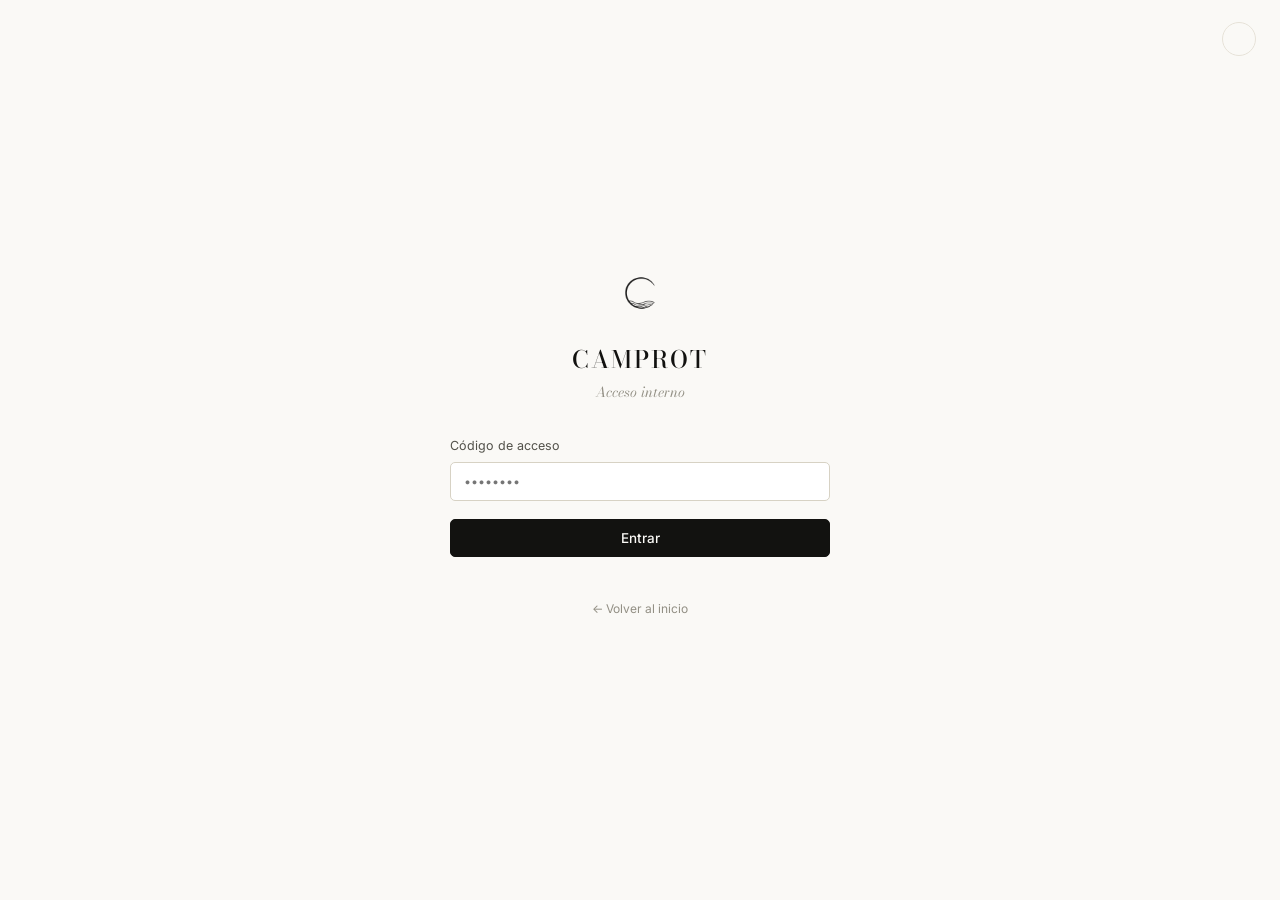
<file: Interno/index.html>
<!DOCTYPE html>
<html lang="es">
<head>
    <link rel="icon" type="image/png" sizes="32x32" href="/favicon-32x32.png">
    <link rel="icon" type="image/png" sizes="16x16" href="/favicon-16x16.png">
    <link rel="shortcut icon" href="/favicon.png">
    <link rel="apple-touch-icon" href="/apple-touch-icon.png">
<meta charset="UTF-8">
<meta name="viewport" content="width=device-width, initial-scale=1.0">
<title>Acceso interno — CAMPROT</title>
<link rel="stylesheet" href="assets/style.css">
<script src="assets/config.js"></script>
<script>
  // Set the theme before first paint to avoid a light/dark flash.
  (function(){
    var saved = localStorage.getItem("camprot-theme");
    var dark = window.matchMedia("(prefers-color-scheme: dark)").matches;
    document.documentElement.setAttribute("data-theme", saved || (dark ? "dark" : "light"));
  })();
</script>
</head>
<body>

  <div class="theme-corner">
    <button class="icon-btn" id="themeToggle" aria-label="Cambiar tema"></button>
  </div>

  <div class="login-shell">
    <div class="login-card" id="loginCard">
      <img src="assets/logo-mark.png" alt="Camprot">
      <h1>CAMPROT</h1>
      <p class="tag">Acceso interno</p>

      <form id="accessForm">
        <label>Código de acceso
          <input type="password" id="accessCode" autocomplete="off" placeholder="••••••••" required>
        </label>
        <button type="submit" class="btn">Entrar</button>
      </form>

      <p class="login-msg" id="loginMsg"></p>
      <p class="login-hint"><a href="../index.html">← Volver al inicio</a></p>
    </div>
  </div>

<script type="module">
  import { initTheme, hasAccess, grantAccess } from "./assets/app.js";

  initTheme();
  if (hasAccess()) window.location.href = "comparar.html";

  const form = document.getElementById("accessForm");
  const card = document.getElementById("loginCard");
  const msg = document.getElementById("loginMsg");
  const input = document.getElementById("accessCode");

  form.addEventListener("submit", (e) => {
    e.preventDefault();
    const code = input.value.trim();

    if (grantAccess(code)) {
      window.location.href = "comparar.html";
      return;
    }

    msg.textContent = "Código incorrecto. Inténtalo de nuevo.";
    card.classList.remove("shake");
    void card.offsetWidth; // reflow to restart the animation
    card.classList.add("shake");
    input.select();
  });
</script>
</body>
</html>
</file>
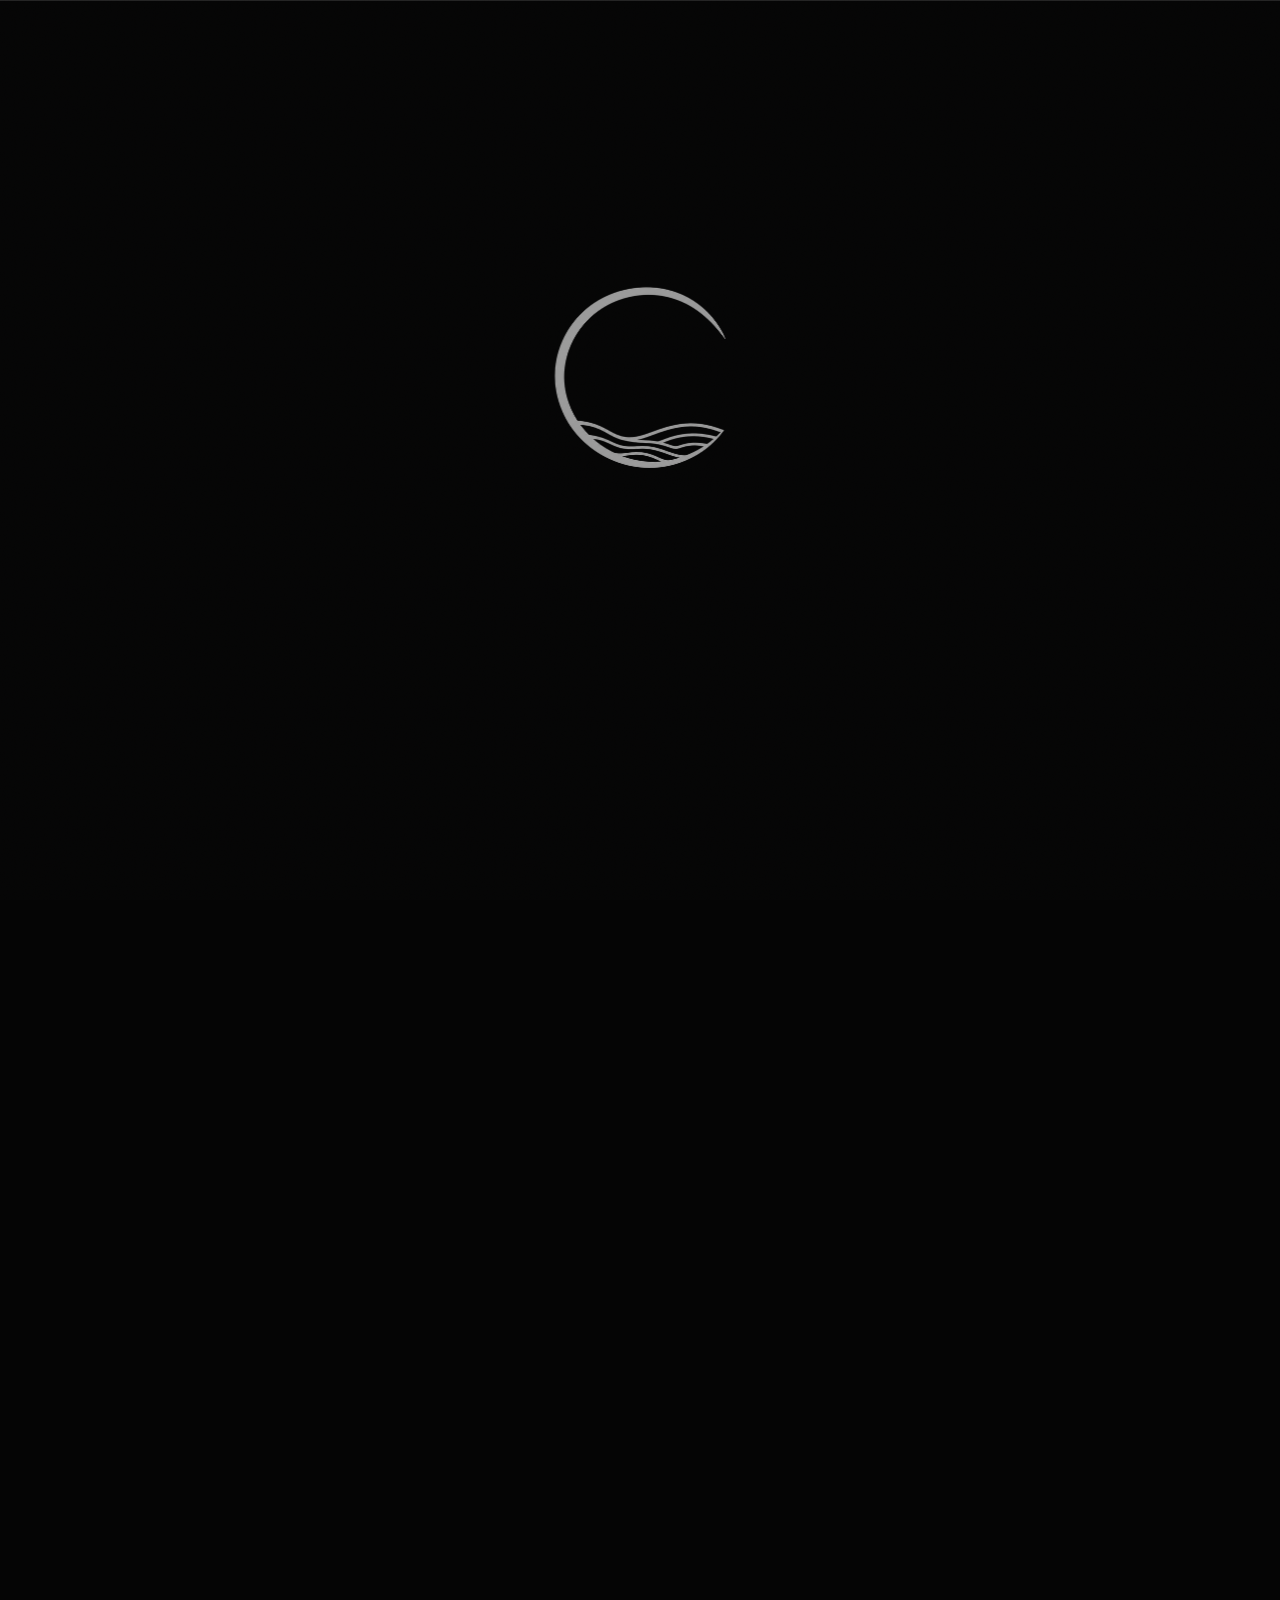
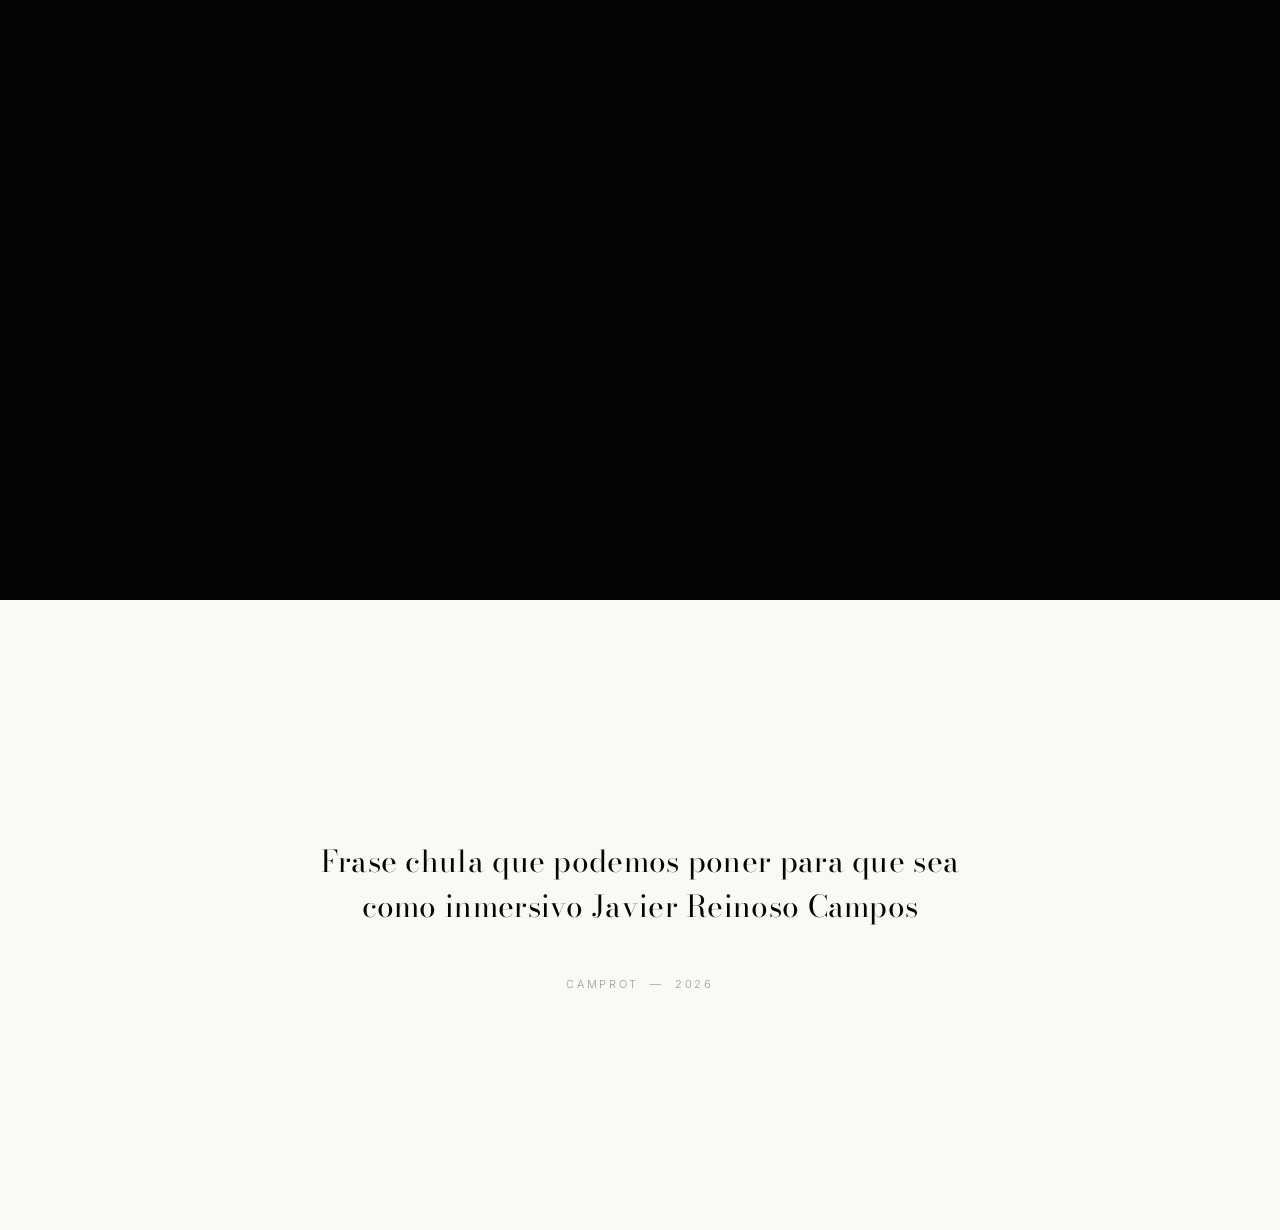
<file: Presentation/index.html>
<!DOCTYPE html>
<html lang="es">
<head>
    <link rel="icon" type="image/png" sizes="32x32" href="/favicon-32x32.png">
    <link rel="icon" type="image/png" sizes="16x16" href="/favicon-16x16.png">
    <link rel="shortcut icon" href="/favicon.png">
    <link rel="apple-touch-icon" href="/apple-touch-icon.png">
<meta charset="UTF-8">
<meta name="viewport" content="width=device-width, initial-scale=1.0">
<title>CAMPROT — Protect the Origin</title>
<link rel="preconnect" href="https://fonts.googleapis.com">
<link rel="preconnect" href="https://fonts.gstatic.com" crossorigin>
<link href="https://fonts.googleapis.com/css2?family=Bodoni+Moda:ital,opsz,wght@0,6..96,400;0,6..96,500;0,6..96,600;1,6..96,400&family=Inter:wght@300;400&display=swap" rel="stylesheet">
<style>
  :root{
    --black:#050505;
    --white:#faf9f6;
    --ease: cubic-bezier(0.16, 1, 0.3, 1);
  }
  *{margin:0;padding:0;box-sizing:border-box;}
  html{scroll-behavior:auto;}
  body{
    background:var(--black);
    font-family:'Inter',sans-serif;
    overflow-x:hidden;
    -webkit-font-smoothing:antialiased;
  }

  /* ---------- SCROLL ENGINE STAGE ---------- */
  .scroll-stage{
    position:relative;
    height:600vh;
  }
  .pin{
    position:sticky;
    top:0;
    height:100vh;
    width:100%;
    overflow:hidden;
    display:flex;
    align-items:center;
    justify-content:center;
  }
  .bg{
    position:absolute;
    inset:0;
    background:var(--black);
    z-index:0;
  }
  .grain{
    position:absolute;
    inset:0;
    z-index:1;
    pointer-events:none;
    opacity:0.035;
    mix-blend-mode:overlay;
    background-image:url("data:image/svg+xml,%3Csvg xmlns='http://www.w3.org/2000/svg' width='120' height='120'%3E%3Cfilter id='n'%3E%3CfeTurbulence type='fractalNoise' baseFrequency='0.9' numOctaves='2' stitchTiles='stitch'/%3E%3C/filter%3E%3Crect width='100%25' height='100%25' filter='url(%23n)'/%3E%3C/svg%3E");
  }

  .content{
    position:relative;
    z-index:2;
    display:flex;
    flex-direction:column;
    align-items:center;
    justify-content:center;
    text-align:center;
    padding:0 24px;
  }

  .mark{
    width:min(30vw, 260px);
    min-width:120px;
    height:auto;
    display:block;
    margin:0 auto;
    will-change:filter,transform,opacity;
  }

  .wordmark{
    font-family:'Bodoni Moda', serif;
    font-optical-sizing:auto;
    font-weight:500;
    letter-spacing:0.34em;
    font-size:clamp(28px, 5vw, 64px);
    line-height:1;
    margin-top:2.6rem;
    color:var(--black);
    will-change:opacity, transform, color;
    white-space:nowrap;
  }

  .tagline{
    font-family:'Bodoni Moda', serif;
    font-style:italic;
    font-weight:400;
    font-size:clamp(14px, 1.6vw, 20px);
    letter-spacing:0.08em;
    margin-top:1.1rem;
    color:var(--black);
    will-change:opacity, transform, color;
  }

  .tagline::first-letter{
    text-transform:uppercase;
  }

  /* progress hairline */
  .progress-rail{
    position:fixed;
    left:0; top:0;
    width:100%;
    height:1px;
    background:rgba(128,128,128,0.25);
    z-index:50;
  }
  .progress-fill{
    height:100%;
    width:0%;
    background:currentColor;
    color:var(--black);
  }

  /* ---------- CLOSING SECTION ---------- */
  .closing{
    position:relative;
    background:var(--white);
    color:var(--black);
    min-height:70vh;
    display:flex;
    align-items:center;
    justify-content:center;
    padding:12vh 24px;
  }
  .closing-inner{
    max-width:640px;
    text-align:center;
  }
  .closing-line{
    font-family:'Bodoni Moda', serif;
    font-weight:400;
    font-size:clamp(20px, 2.6vw, 30px);
    line-height:1.5;
    letter-spacing:0.01em;
  }
  .closing-foot{
    margin-top:3rem;
    font-family:'Inter',sans-serif;
    font-weight:300;
    font-size:11px;
    letter-spacing:0.24em;
    text-transform:uppercase;
    color:#9a9a95;
  }

  @media (prefers-reduced-motion: reduce){
    .scroll-stage{height:auto;}
    .pin{position:relative; height:100vh;}
  }
</style>
</head>
<body>

<div class="progress-rail"><div class="progress-fill" id="progressFill"></div></div>

<div class="scroll-stage" id="stage">
  <div class="pin">
    <div class="bg" id="bg"></div>
    <div class="grain"></div>
    <div class="content">
      <img class="mark" id="mark" src="[data-uri]" alt="Camprot">
      <div class="wordmark" id="wordmark">CAMPROT</div>
      <div class="tagline" id="tagline">protect the origin</div>
    </div>
  </div>
</div>

<section class="closing">
  <div class="closing-inner">
    <p class="closing-line">Frase chula que podemos poner para que sea como inmersivo Javier Reinoso Campos</p>
    <p class="closing-foot">Camprot &nbsp;—&nbsp; 2026</p>
  </div>
</section>

<script>
(function(){
  var stage = document.getElementById('stage');
  var bg = document.getElementById('bg');
  var mark = document.getElementById('mark');
  var wordmark = document.getElementById('wordmark');
  var tagline = document.getElementById('tagline');
  var progressFill = document.getElementById('progressFill');

  var reduceMotion = window.matchMedia('(prefers-reduced-motion: reduce)').matches;

  function clamp(v, a, b){ return Math.max(a, Math.min(b, v)); }
  function lerp(a, b, t){ return a + (b - a) * t; }
  // remap value from [inMin,inMax] to [0,1], clamped
  function seg(t, inMin, inMax){
    return clamp((t - inMin) / (inMax - inMin), 0, 1);
  }
  function easeOutCubic(t){ return 1 - Math.pow(1 - t, 3); }
  function easeInOutCubic(t){ return t < 0.5 ? 4*t*t*t : 1 - Math.pow(-2*t+2,3)/2; }

  function mixColor(c1, c2, t){
    return [
      Math.round(lerp(c1[0], c2[0], t)),
      Math.round(lerp(c1[1], c2[1], t)),
      Math.round(lerp(c1[2], c2[2], t))
    ];
  }

  var BLACK = [5,5,5];
  var WHITE = [250,249,246];

  function update(){
    if (reduceMotion){
      bg.style.background = 'rgb(' + WHITE.join(',') + ')';
      mark.style.filter = 'invert(0)';
      mark.style.opacity = 1;
      wordmark.style.opacity = 1;
      wordmark.style.color = 'rgb(' + BLACK.join(',') + ')';
      tagline.style.opacity = 1;
      tagline.style.color = 'rgb(' + BLACK.join(',') + ')';
      return;
    }

    var rect = stage.getBoundingClientRect();
    var total = stage.offsetHeight - window.innerHeight;
    var scrolled = -rect.top;
    var t = clamp(scrolled / total, 0, 1); // 0 -> 1 across whole pinned journey

    // ---- Choreography segments ----
    // 0.00-0.10  logo fades/scales in on black
    // 0.10-0.32  hold, wordmark fades in beneath
    // 0.32-0.68  background sweeps black -> white, logo & text invert to stay legible
    // 0.68-0.86  tagline fades in
    // 0.86-1.00  settle, slight breathing room before closing section

    var logoIn   = easeOutCubic(seg(t, -0.05, 0.11));
    var wordIn   = easeOutCubic(seg(t, 0.14, 0.30));
    var sweep    = easeInOutCubic(seg(t, 0.34, 0.70));
    var tagIn    = easeOutCubic(seg(t, 0.70, 0.86));

    // background color sweeps slowly across the whole segment
    var col = mixColor(BLACK, WHITE, sweep);
    bg.style.background = 'rgb(' + col.join(',') + ')';

    // ink switches faster, in a narrow band centered on the sweep midpoint,
    // so text/logo spend minimal time at low-contrast gray-on-gray
    var inkT = easeInOutCubic(seg(sweep, 0.40, 0.60));
    var ink = mixColor(WHITE, BLACK, inkT);
    var inkStr = 'rgb(' + ink.join(',') + ')';

    // logo: fade+scale in, then invert color via filter as inkT progresses
    mark.style.opacity = logoIn;
    var scale = lerp(0.92, 1, logoIn);
    var lift = lerp(14, 0, logoIn);
    mark.style.transform = 'translateY(' + lift + 'px) scale(' + scale + ')';
    mark.style.filter = 'invert(' + (1 - inkT) + ')';

    // wordmark
    wordmark.style.opacity = wordIn;
    wordmark.style.transform = 'translateY(' + lerp(10, 0, wordIn) + 'px)';
    wordmark.style.color = inkStr;

    // tagline
    tagline.style.opacity = tagIn;
    tagline.style.transform = 'translateY(' + lerp(8, 0, tagIn) + 'px)';
    tagline.style.color = inkStr;

    // progress rail
    progressFill.style.width = (t * 100) + '%';
    progressFill.style.color = inkStr;
  }

  var ticking = false;
  function onScroll(){
    if (!ticking){
      window.requestAnimationFrame(function(){
        update();
        ticking = false;
      });
      ticking = true;
    }
  }

  window.addEventListener('scroll', onScroll, {passive:true});
  window.addEventListener('resize', onScroll);
  update();
})();
</script>

</body>
</html>
</file>
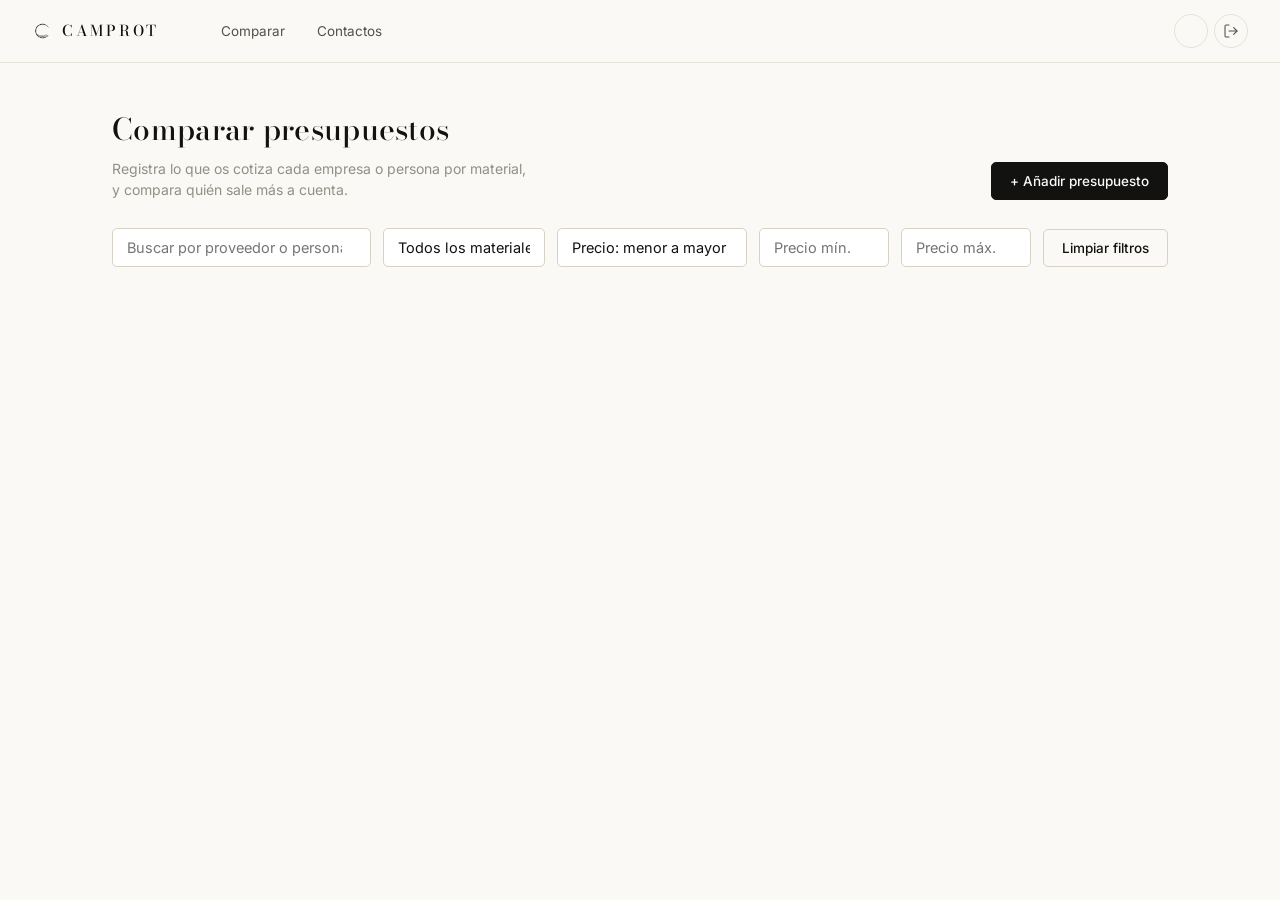
<file: Interno/comparar.html>
<!DOCTYPE html>
<html lang="es">
<head>
    <link rel="icon" type="image/png" sizes="32x32" href="/favicon-32x32.png">
    <link rel="icon" type="image/png" sizes="16x16" href="/favicon-16x16.png">
    <link rel="shortcut icon" href="/favicon.png">
    <link rel="apple-touch-icon" href="/apple-touch-icon.png">
<meta charset="UTF-8">
<meta name="viewport" content="width=device-width, initial-scale=1.0">
<title>Comparar presupuestos — Camprot</title>
<link rel="stylesheet" href="assets/style.css">
<script src="assets/config.js"></script>
</head>
<body>
<div class="shell">

  <header class="topnav">
    <a class="brand" href="comparar.html">
      <img src="assets/logo-mark.png" alt="Camprot">
      <span>CAMPROT</span>
    </a>
    <nav class="nav-links">
      <a href="comparar.html" data-page="comparar">Comparar</a>
      <a href="contactos.html" data-page="contactos">Contactos</a>
    </nav>
    <div class="nav-spacer"></div>
    <div class="nav-right">
      <button class="icon-btn" id="themeToggle" aria-label="Cambiar tema"></button>
      <button class="icon-btn" id="logoutBtn" aria-label="Salir">
        <svg viewBox="0 0 24 24" fill="none" stroke-width="1.6" stroke-linecap="round" stroke-linejoin="round"><path d="M9 21H5a2 2 0 0 1-2-2V5a2 2 0 0 1 2-2h4"/><path d="M16 17l5-5-5-5"/><path d="M21 12H9"/></svg>
      </button>
      <button class="icon-btn hamburger" id="hamburger" aria-label="Menú">
        <svg viewBox="0 0 24 24" fill="none" stroke-width="1.6" stroke-linecap="round" stroke-linejoin="round"><path d="M4 7h16M4 12h16M4 17h16"/></svg>
      </button>
    </div>
  </header>

  <main class="page">
    <div class="page-head">
      <div>
        <h1>Comparar presupuestos</h1>
        <p>Registra lo que os cotiza cada empresa o persona por material, y compara quién sale más a cuenta.</p>
      </div>
      <button class="btn" id="addQuoteBtn">+ Añadir presupuesto</button>
    </div>

    <div class="filters">
      <div class="field field-grow">
        <input type="search" id="searchInput" placeholder="Buscar por proveedor o persona…">
      </div>
      <div class="field">
        <select id="materialFilter">
          <option value="">Todos los materiales</option>
          <option value="Lana">Lana</option>
          <option value="Algodón">Algodón</option>
          <option value="Corcho">Corcho</option>
        </select>
      </div>
      <div class="field">
        <select id="sortFilter">
          <option value="price-asc">Precio: menor a mayor</option>
          <option value="price-desc">Precio: mayor a menor</option>
          <option value="date-desc">Más recientes primero</option>
          <option value="date-asc">Más antiguos primero</option>
          <option value="proveedor-asc">Proveedor (A-Z)</option>
        </select>
      </div>
      <div class="field-pair">
        <div class="field field-price">
          <input type="number" id="minPrice" step="0.01" min="0" placeholder="Precio mín.">
        </div>
        <div class="field field-price">
          <input type="number" id="maxPrice" step="0.01" min="0" placeholder="Precio máx.">
        </div>
      </div>
      <button type="button" class="btn secondary" id="clearFiltersBtn">Limpiar filtros</button>
    </div>

    <div id="groupsWrap"></div>

    <div class="card hidden" id="emptyCard" style="text-align:center; color:var(--muted);">
      <img class="mark" src="assets/logo-mark.png" alt="" style="width:34px; opacity:.3; margin:0 auto 14px; display:block;">
      <p id="emptyMsg" style="margin:0;">Todavía no hay presupuestos registrados. Añade el primero con "+ Añadir presupuesto".</p>
    </div>
  </main>
</div>

<!-- Add quote modal -->
<div class="modal-backdrop" id="quoteModalBackdrop">
  <div class="modal">
    <h2>Añadir presupuesto</h2>
    <form id="quoteForm" class="form-grid">
      <label>Material
        <select id="fMaterial" required>
          <option value="" disabled selected>Selecciona un material…</option>
          <option value="Lana">Lana</option>
          <option value="Algodón">Algodón</option>
          <option value="Corcho">Corcho</option>
        </select>
      </label>
      <label>Empresa o persona
        <input type="text" id="fProveedor" required placeholder="Nombre de quien os da el precio" list="proveedorList">
        <datalist id="proveedorList"></datalist>
      </label>
      <div class="form-row">
        <label>Precio
          <input type="number" id="fPrice" step="0.01" min="0" required placeholder="0.00">
        </label>
        <label>Unidad
          <input type="text" id="fUnit" placeholder="€/kg" list="unitList">
          <datalist id="unitList">
            <option value="€/kg"></option>
            <option value="€/tonelada"></option>
            <option value="€/saco"></option>
            <option value="€/unidad"></option>
          </datalist>
        </label>
      </div>
      <label>Notas <span style="opacity:.6;">(opcional)</span>
        <input type="text" id="fNotes" placeholder="Ej. incluye transporte, cantidad mínima…">
      </label>
      <div class="modal-actions">
        <button type="button" class="btn secondary" id="cancelQuoteBtn">Cancelar</button>
        <button type="submit" class="btn" id="saveQuoteBtn">Guardar</button>
      </div>
    </form>
  </div>
</div>

<script type="module" src="assets/comparar.js"></script>
</body>
</html>
</file>
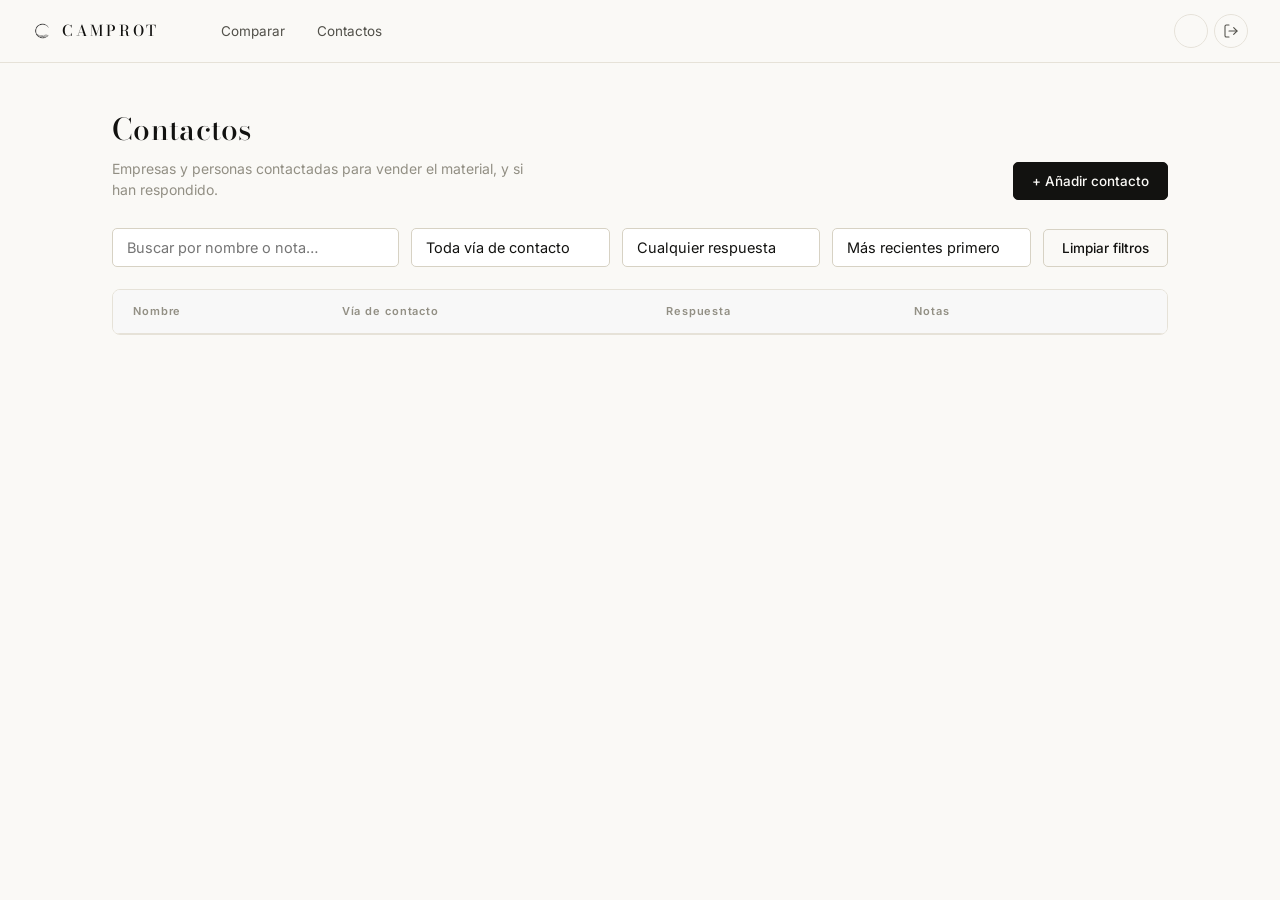
<file: Interno/contactos.html>
<!DOCTYPE html>
<html lang="es">
<head>
    <link rel="icon" type="image/png" sizes="32x32" href="/favicon-32x32.png">
    <link rel="icon" type="image/png" sizes="16x16" href="/favicon-16x16.png">
    <link rel="shortcut icon" href="/favicon.png">
    <link rel="apple-touch-icon" href="/apple-touch-icon.png">
<meta charset="UTF-8">
<meta name="viewport" content="width=device-width, initial-scale=1.0">
<title>Contactos — Camprot</title>
<link rel="stylesheet" href="assets/style.css">
<script src="assets/config.js"></script>
</head>
<body>
<div class="shell">

  <header class="topnav">
    <a class="brand" href="comparar.html">
      <img src="assets/logo-mark.png" alt="Camprot">
      <span>CAMPROT</span>
    </a>
    <nav class="nav-links">
      <a href="comparar.html" data-page="comparar">Comparar</a>
      <a href="contactos.html" data-page="contactos">Contactos</a>
    </nav>
    <div class="nav-spacer"></div>
    <div class="nav-right">
      <button class="icon-btn" id="themeToggle" aria-label="Cambiar tema"></button>
      <button class="icon-btn" id="logoutBtn" aria-label="Salir">
        <svg viewBox="0 0 24 24" fill="none" stroke-width="1.6" stroke-linecap="round" stroke-linejoin="round"><path d="M9 21H5a2 2 0 0 1-2-2V5a2 2 0 0 1 2-2h4"/><path d="M16 17l5-5-5-5"/><path d="M21 12H9"/></svg>
      </button>
      <button class="icon-btn hamburger" id="hamburger" aria-label="Menú">
        <svg viewBox="0 0 24 24" fill="none" stroke-width="1.6" stroke-linecap="round" stroke-linejoin="round"><path d="M4 7h16M4 12h16M4 17h16"/></svg>
      </button>
    </div>
  </header>

  <main class="page">
    <div class="page-head">
      <div>
        <h1>Contactos</h1>
        <p>Empresas y personas contactadas para vender el material, y si han respondido.</p>
      </div>
      <button class="btn" id="addContactBtn">+ Añadir contacto</button>
    </div>

    <div class="filters" id="contactFilters">
      <div class="field field-grow">
        <input type="search" id="searchInput" placeholder="Buscar por nombre o nota…">
      </div>
      <div class="field">
        <select id="viaFilter">
          <option value="">Toda vía de contacto</option>
        </select>
      </div>
      <div class="field">
        <select id="respuestaFilter">
          <option value="">Cualquier respuesta</option>
          <option value="Sí">Ha respondido</option>
          <option value="Pendiente">Pendiente</option>
          <option value="No">Sin respuesta</option>
        </select>
      </div>
      <div class="field">
        <select id="sortFilter">
          <option value="date-desc">Más recientes primero</option>
          <option value="date-asc">Más antiguos primero</option>
          <option value="nombre-asc">Nombre (A-Z)</option>
          <option value="nombre-desc">Nombre (Z-A)</option>
          <option value="respuesta">Respuesta</option>
        </select>
      </div>
      <button type="button" class="btn secondary" id="clearFiltersBtn">Limpiar filtros</button>
    </div>

    <div class="table-wrap anim-in" id="tableWrap">
      <table>
        <thead>
          <tr>
            <th>Nombre</th>
            <th>Vía de contacto</th>
            <th>Respuesta</th>
            <th>Notas</th>
            <th></th>
          </tr>
        </thead>
        <tbody id="contactsBody"></tbody>
      </table>
    </div>

    <div class="card hidden" id="emptyCard" style="text-align:center; color:var(--muted); margin-top:18px;">
      <img class="mark" src="assets/logo-mark.png" alt="" style="width:34px; opacity:.3; margin:0 auto 14px; display:block;">
      <p id="emptyMsg" style="margin:0;">Todavía no hay contactos registrados. Añade el primero con "+ Añadir contacto".</p>
    </div>
  </main>
</div>

<!-- Add / edit contact modal -->
<div class="modal-backdrop" id="contactModalBackdrop">
  <div class="modal">
    <h2 id="contactModalTitle">Añadir contacto</h2>
    <form id="contactForm" class="form-grid">
      <input type="hidden" id="fId">
      <label>Empresa o persona
        <input type="text" id="fNombre" required placeholder="Nombre del contacto">
      </label>
      <div class="form-row">
        <label>Vía de contacto
          <input type="text" id="fVia" placeholder="Email, LinkedIn…" list="viaList" required>
          <datalist id="viaList">
            <option value="Email"></option>
            <option value="LinkedIn"></option>
            <option value="Teléfono"></option>
            <option value="WhatsApp"></option>
            <option value="Formulario web"></option>
          </datalist>
        </label>
        <label>Respuesta
          <select id="fRespuesta">
            <option value="Pendiente">Pendiente</option>
            <option value="Sí">Sí</option>
            <option value="No">No</option>
          </select>
        </label>
      </div>
      <label>Contacto directo <span style="opacity:.6;">(opcional)</span>
        <input type="text" id="fDetalle" placeholder="Email, teléfono o enlace de LinkedIn">
      </label>
      <label>Notas <span style="opacity:.6;">(opcional)</span>
        <input type="text" id="fNotes" placeholder="Ej. contactado por Ana, pide catálogo…">
      </label>
      <div class="modal-actions">
        <button type="button" class="btn secondary" id="cancelContactBtn">Cancelar</button>
        <button type="submit" class="btn" id="saveContactBtn">Guardar</button>
      </div>
    </form>
  </div>
</div>

<script type="module" src="assets/contactos.js"></script>
</body>
</html>
</file>
<file: Interno/assets/style.css>
/* ============================================================
   CAMPROT — internal tools
   Type: Bodoni Moda (brand / headings) + Inter (interface)
   Palette: warm paper, near-black ink, hairline dividers,
   three muted functional colors for stock states only.
   Motion: subtle, single easing curve, no bounce — restrained
   and quiet rather than decorative.
   ============================================================ */

@import url("https://fonts.googleapis.com/css2?family=Bodoni+Moda:ital,opsz,wght@0,6..96,400;0,6..96,500;0,6..96,600;1,6..96,400&family=Inter:wght@400;500;600&display=swap");

:root{
  --paper:      #faf9f6;
  --paper-raised:#ffffff;
  --ink:        #121210;
  --ink-soft:   #52514a;
  --muted:      #928f84;
  --line:       #e6e2d8;
  --line-strong:#d7d2c4;
  --focus:      #121210;

  --ok-bg:      #eaf0e7;
  --ok-ink:     #3f6b46;
  --warn-bg:    #f6ecd9;
  --warn-ink:   #97701f;
  --danger-bg:  #f5e7e2;
  --danger-ink: #a34428;

  --radius-s: 5px;
  --radius-m: 8px;
  --shadow-menu: 0 10px 30px rgba(18,18,16,0.12);
  --shadow-soft: 0 6px 18px rgba(18,18,16,0.08);

  /* ---- Motion ----
     One easing curve everywhere (expo-out — quick start, gentle
     settle, no overshoot), three durations. Keeps every animation
     in the app feeling like the same hand drew it. */
  --ease: cubic-bezier(0.16, 1, 0.3, 1);
  --dur-fast: 140ms;
  --dur: 220ms;
  --dur-slow: 420ms;

  color-scheme: light;
}

html[data-theme="dark"]{
  --paper:      #0c0c0b;
  --paper-raised:#161614;
  --ink:        #f1efe8;
  --ink-soft:   #c7c3b7;
  --muted:      #837f73;
  --line:       #2a2a26;
  --line-strong:#38372f;
  --focus:      #f1efe8;

  --ok-bg:      #1c2a1f;
  --ok-ink:     #8fc79a;
  --warn-bg:    #2c2413;
  --warn-ink:   #dcaa53;
  --danger-bg:  #2c1a14;
  --danger-ink: #e0917a;

  color-scheme: dark;
}

/* Respect reduced-motion — everything above is decoration, none
   of it should be forced on people who've asked for less. */
@media (prefers-reduced-motion: reduce){
  *, *::before, *::after{
    animation-duration: 0.001ms !important;
    animation-iteration-count: 1 !important;
    transition-duration: 0.001ms !important;
    scroll-behavior: auto !important;
  }
}

*{ box-sizing: border-box; }
html,body{ height:100%; overflow-x: hidden; }
body{
  margin:0;
  background: var(--paper);
  color: var(--ink);
  font-family: "Inter", -apple-system, BlinkMacSystemFont, "Segoe UI", sans-serif;
  font-size: 14.5px;
  line-height: 1.5;
  -webkit-font-smoothing: antialiased;
  transition: background var(--dur-slow) var(--ease), color var(--dur-slow) var(--ease);
}

a{ color: inherit; text-decoration: none; }

::selection{ background: var(--ink); color: var(--paper); }

::-webkit-scrollbar{ width:10px; height:10px; }
::-webkit-scrollbar-thumb{ background: var(--line-strong); border-radius: 8px; }
::-webkit-scrollbar-track{ background: transparent; }

button, input, select, textarea{ font-family: inherit; font-size: inherit; color: inherit; }

:focus-visible{
  outline: 2px solid var(--focus);
  outline-offset: 2px;
  transition: outline-offset var(--dur-fast) var(--ease);
}

/* ---------------- Entrance keyframes ---------------- */

@keyframes pageIn{
  from{ opacity:0; transform: translateY(6px); }
  to{ opacity:1; transform: none; }
}
@keyframes cardIn{
  from{ opacity:0; transform: translateY(8px) scale(.99); }
  to{ opacity:1; transform: none; }
}
@keyframes rowIn{
  from{ opacity:0; transform: translateY(4px); }
  to{ opacity:1; transform: none; }
}

/* Applied once per page load — a quiet settle-in, not a slide show. */
main.page{ animation: pageIn var(--dur-slow) var(--ease) both; }

/* Applied via JS (see app.js `reveal()`) whenever a hidden panel
   is shown, so cards restart the animation each time they appear. */
.anim-in{ animation: cardIn var(--dur) var(--ease) both; }

/* Table rows fade up in a light stagger, driven by an inline
   animation-delay set from JS per row index. */
tbody tr.row-in{ animation: rowIn var(--dur) var(--ease) both; }

/* ---------------- Layout shell ---------------- */

.shell{ min-height: 100%; display:flex; flex-direction:column; }

.topnav{
  position: sticky; top:0; z-index: 40;
  display:flex; align-items:center; gap: 40px;
  padding: 14px 32px;
  background: color-mix(in srgb, var(--paper) 88%, transparent);
  backdrop-filter: saturate(160%) blur(10px);
  border-bottom: 1px solid var(--line);
  transition: background var(--dur-slow) var(--ease), border-color var(--dur-slow) var(--ease);
}

.brand{
  display:flex; align-items:center; gap:10px;
  margin-right: 8px;
}
.brand img{ height: 20px; width:auto; display:block; transition: filter var(--dur-slow) var(--ease); }
html[data-theme="dark"] .brand img{ filter: invert(1); }
.brand span{
  font-family: "Bodoni Moda", serif;
  font-weight: 500;
  letter-spacing: 0.18em;
  font-size: 15px;
}

.nav-links{ display:flex; align-items:center; gap: 4px; }
.nav-links a{
  padding: 7px 14px;
  border-radius: 999px;
  font-size: 13.5px;
  color: var(--ink-soft);
  transition: background var(--dur-fast) var(--ease), color var(--dur-fast) var(--ease);
  white-space: nowrap;
}
.nav-links a:hover{ color: var(--ink); }
.nav-links a.active{ background: var(--ink); color: var(--paper); }

.nav-spacer{ flex: 1; }

.nav-right{ display:flex; align-items:center; gap: 6px; }
.nav-email{
  font-size: 12.5px; color: var(--muted); margin-right: 8px;
  max-width: 220px; overflow:hidden; text-overflow: ellipsis; white-space:nowrap;
}

.icon-btn{
  display:flex; align-items:center; justify-content:center;
  width: 34px; height: 34px;
  border-radius: 50%;
  border: 1px solid var(--line);
  background: transparent;
  cursor: pointer;
  transition: border-color var(--dur-fast) var(--ease),
              background var(--dur-fast) var(--ease),
              transform var(--dur-fast) var(--ease);
}
.icon-btn:hover{ border-color: var(--line-strong); background: color-mix(in srgb, var(--ink) 5%, transparent); transform: scale(1.06); }
.icon-btn:active{ transform: scale(0.92); }
.icon-btn svg{ width:16px; height:16px; stroke: var(--ink-soft); transition: stroke var(--dur-fast) var(--ease), transform var(--dur) var(--ease); opacity: 1; transition-property: stroke, transform, opacity; }
#themeToggle:hover svg{ transform: rotate(14deg); }
#themeToggle{ overflow:hidden; }

.hamburger{ display:none; }

/* ---------------- Page shell ---------------- */

main.page{
  flex:1;
  width:100%;
  max-width: 1120px;
  margin: 0 auto;
  padding: 44px 32px 80px;
}

.page-head{
  display:flex; align-items:flex-end; justify-content:space-between;
  gap: 24px; margin-bottom: 28px; flex-wrap: wrap;
}
.page-head h1{
  font-family: "Bodoni Moda", serif;
  font-weight: 500;
  font-size: 30px;
  margin: 0 0 6px;
  letter-spacing: 0.01em;
}
.page-head p{
  margin:0; color: var(--muted); font-size: 14px; max-width: 46ch;
}

.btn{
  display:inline-flex; align-items:center; gap:8px;
  padding: 10px 18px;
  border-radius: var(--radius-s);
  border: 1px solid var(--ink);
  background: var(--ink);
  color: var(--paper);
  font-size: 13.5px; font-weight: 500;
  cursor:pointer;
  transition: opacity var(--dur-fast) var(--ease),
              transform var(--dur-fast) var(--ease),
              box-shadow var(--dur-fast) var(--ease),
              background var(--dur-fast) var(--ease);
}
.btn:hover{ opacity: .86; transform: translateY(-1px); box-shadow: var(--shadow-soft); }
.btn:active{ transform: translateY(0) scale(.98); box-shadow:none; opacity: 1; transition-duration: 70ms; }
.btn.secondary{
  background: transparent; color: var(--ink);
  border-color: var(--line-strong);
  box-shadow: none;
}
.btn.secondary:hover{ background: color-mix(in srgb, var(--ink) 5%, transparent); opacity:1; box-shadow:none; }
.btn.danger{ background: var(--danger-ink); border-color: var(--danger-ink); }
.btn[disabled]{ opacity:.45; cursor: not-allowed; transform:none; box-shadow:none; }

/* ---------------- Filters row ----------------
   A CSS grid (not flex-wrap) so every control lines up on an even
   set of columns instead of wrapping raggedly at in-between widths. */

.filters{
  display:grid;
  grid-template-columns: minmax(200px,1.6fr) minmax(160px,1fr) minmax(190px,1fr) auto auto;
  gap: 12px;
  margin-bottom: 22px;
  align-items: center;
}
.field{
  position: relative;
  min-width: 0;
}
.field input[type="text"],
.field input[type="search"],
.field select,
.field input[type="number"],
.field input[type="email"],
.field input[type="password"]{
  appearance: none;
  border: 1px solid var(--line-strong);
  background: var(--paper-raised);
  color: var(--ink);
  border-radius: var(--radius-s);
  padding: 10px 14px;
  width: 100%;
  min-width: 0;
  transition: border-color var(--dur-fast) var(--ease), box-shadow var(--dur-fast) var(--ease);
}
.field-grow{ min-width: 0; }
.field-pair{ display:flex; gap:12px; min-width: 0; }
.field-price{ width: 130px; }
.field-price input{ width: 100%; min-width: 0; }
.field input:focus, .field select:focus{
  border-color: var(--ink);
  box-shadow: 0 0 0 3px color-mix(in srgb, var(--ink) 8%, transparent);
}

/* Tablet: two even columns instead of five cramped ones. */
@media (min-width: 761px) and (max-width: 1024px){
  .filters{ grid-template-columns: repeat(2, 1fr); }
  .field-grow{ grid-column: 1 / -1; }
  .field-pair{ grid-column: 1 / -1; }
  .field-pair .field-price{ flex: 1; width: auto; }
  .filters .btn{ grid-column: 1 / -1; justify-content:center; }
}

/* ---------------- Table ---------------- */

.table-wrap{
  border: 1px solid var(--line);
  border-radius: var(--radius-m);
  overflow: hidden;
  background: var(--paper-raised);
  transition: border-color var(--dur-slow) var(--ease);
}
table{ width:100%; border-collapse: collapse; }
thead th{
  text-align:left;
  font-size: 11px;
  letter-spacing: 0.08em;
  color: var(--muted);
  font-weight: 600;
  padding: 13px 20px;
  border-bottom: 1px solid var(--line);
  background: color-mix(in srgb, var(--ink) 3%, var(--paper-raised));
}
tbody td{
  padding: 15px 20px;
  border-bottom: 1px solid var(--line);
  vertical-align: middle;
}
tbody tr:last-child td{ border-bottom: none; }
tbody tr{ transition: background var(--dur-fast) var(--ease); }
tbody tr:hover{ background: color-mix(in srgb, var(--ink) 3%, transparent); }

.prod-cell{ display:flex; align-items:center; gap:12px; }
.mono{
  width: 34px; height: 34px; flex: none;
  border-radius: var(--radius-s);
  border: 1px solid var(--line-strong);
  display:flex; align-items:center; justify-content:center;
  font-family: "Bodoni Moda", serif; font-size: 14px;
  color: var(--ink-soft);
}
.prod-name{ font-weight: 500; }
.prod-sku{ display:block; font-size: 12px; color: var(--muted); margin-top: 1px; }

.badge{
  display:inline-flex; align-items:center;
  padding: 4px 10px;
  border-radius: 999px;
  font-size: 12px; font-weight: 500;
  transition: background var(--dur-fast) var(--ease), color var(--dur-fast) var(--ease);
}
.badge.ok{ background: var(--ok-bg); color: var(--ok-ink); }
.badge.warn{ background: var(--warn-bg); color: var(--warn-ink); }
.badge.danger{ background: var(--danger-bg); color: var(--danger-ink); }
.badge.neutral{ background: color-mix(in srgb, var(--ink) 6%, transparent); color: var(--ink-soft); }

.badge-btn{
  background:none; border:none; padding:0; margin:0; cursor:pointer;
  border-radius: 999px;
  transition: transform var(--dur-fast) var(--ease);
}
.badge-btn:hover{ transform: translateY(-1px); }
.badge-btn:hover .badge{ box-shadow: 0 0 0 1px currentColor inset; }
.badge-btn:active{ transform: translateY(0) scale(.96); }

.actions-cell{ display:flex; justify-content:flex-end; gap:2px; }

/* Contacts filters: search + 3 selects (via/respuesta/orden) + clear
   button — its own column rhythm, distinct from comparar's price-pair. */
#contactFilters{
  grid-template-columns: minmax(190px,1.3fr) minmax(150px,.9fr) minmax(160px,.9fr) minmax(170px,.9fr) auto;
}
@media (min-width: 761px) and (max-width: 1024px){
  #contactFilters{ grid-template-columns: repeat(2, 1fr); }
  #contactFilters .field-grow{ grid-column: 1 / -1; }
  #contactFilters .btn{ grid-column: 1 / -1; justify-content:center; }
}
@media (max-width: 760px){
  #contactFilters{ grid-template-columns: 1fr; }
}

.price-cell b{ font-weight: 600; }
.price-cell span{ color: var(--muted); font-size: 12.5px; }

.row-action{ color: var(--muted); font-size: 13px; transition: color var(--dur-fast) var(--ease); }
.row-action:hover{ color: var(--ink); }

.empty-row td{
  padding: 60px 20px;
  text-align:center;
  color: var(--muted);
}
.empty-row .mark{
  width: 34px; opacity: .3; margin: 0 auto 14px;
  display:block;
}

/* ---------------- Cards (comparar) ---------------- */

.card{
  border: 1px solid var(--line);
  border-radius: var(--radius-m);
  background: var(--paper-raised);
  padding: 22px;
  transition: border-color var(--dur-slow) var(--ease);
}

/* A real grid of even cards, not a stacked list — this is the
   "squared" layout: cards line up in clean columns and only drop
   to one per row once there isn't room for two. */
.compare-list{
  display:grid;
  grid-template-columns: repeat(auto-fill, minmax(280px, 1fr));
  gap:10px;
  margin-top: 18px;
  min-width: 0;
}
.compare-row{
  display:flex; align-items:center; justify-content:space-between;
  gap: 12px;
  border: 1px solid var(--line);
  border-radius: var(--radius-m);
  padding: 15px 18px;
  background: var(--paper-raised);
  min-width: 0;
  transition: border-color var(--dur) var(--ease), transform var(--dur) var(--ease), box-shadow var(--dur) var(--ease);
}
.compare-row:hover{ transform: translateY(-1px); box-shadow: var(--shadow-soft); }
.compare-row.best{ border-color: var(--ok-ink); }
.compare-row .supplier{ display:flex; flex-direction:column; gap:2px; min-width: 0; }
.compare-row .supplier b{ font-weight: 500; overflow-wrap: anywhere; }
.compare-row .supplier small{ color: var(--muted); overflow-wrap: anywhere; }
.compare-row .price{
  font-size: 17px; font-weight: 600;
  display:flex; align-items:center; flex-wrap: wrap; justify-content:flex-end;
  gap: 6px 10px; row-gap: 6px;
  flex: none;
}
.compare-row .tag{
  font-size: 11px; letter-spacing: .04em; font-weight:600;
  color: var(--ok-ink); background: var(--ok-bg);
  padding: 3px 9px; border-radius: 999px;
  white-space: nowrap;
}

/* ---------------- Forms / modal ---------------- */

.modal-backdrop{
  position: fixed; inset:0; background: rgba(10,10,8,0.42);
  display:flex; align-items:center; justify-content:center;
  padding: 24px; z-index: 100;
  opacity:0; pointer-events:none;
  transition: opacity var(--dur) var(--ease), backdrop-filter var(--dur) var(--ease);
}
.modal-backdrop.open{ opacity:1; pointer-events:auto; }

.modal{
  width: 100%; max-width: 480px;
  background: var(--paper-raised);
  border: 1px solid var(--line);
  border-radius: var(--radius-m);
  padding: 26px;
  box-shadow: var(--shadow-menu);
  transform: translateY(6px) scale(.98);
  transition: transform var(--dur) var(--ease);
}
.modal-backdrop.open .modal{ transform: translateY(0) scale(1); }

.modal h2{
  font-family: "Bodoni Moda", serif; font-weight:500; font-size:20px; margin: 0 0 18px;
}

.form-grid{ display:flex; flex-direction:column; gap: 14px; }
.form-grid label{
  display:flex; flex-direction: column; gap: 6px;
  font-size: 12.5px; color: var(--ink-soft);
}
.form-grid label input, .form-grid label select{
  border: 1px solid var(--line-strong);
  border-radius: var(--radius-s);
  padding: 10px 12px;
  background: var(--paper);
  color: var(--ink);
  transition: border-color var(--dur-fast) var(--ease), box-shadow var(--dur-fast) var(--ease);
}
.form-grid label input:focus, .form-grid label select:focus{
  border-color: var(--ink);
  box-shadow: 0 0 0 3px color-mix(in srgb, var(--ink) 8%, transparent);
}
.form-row{ display:flex; gap: 12px; }
.form-row > label{ flex:1; }
.modal-actions{ display:flex; justify-content:flex-end; gap:10px; margin-top: 22px; }

/* ---------------- Material groups (comparar) ---------------- */

.material-group h2{
  font-family: "Bodoni Moda", serif;
  font-weight: 500;
  font-size: 16.5px;
  margin: 0 0 14px;
  letter-spacing: 0.01em;
  display:flex; align-items:baseline; gap:10px;
}
.material-group h2 .count{
  font-family: "Inter", sans-serif;
  font-size: 12px; font-weight: 500;
  color: var(--muted); letter-spacing: 0;
}
.compare-row .price .unit{
  font-size: 12px; font-weight: 400; color: var(--muted); margin-left: 1px;
}
button.row-action{
  background:none; border:none; padding:2px 4px; margin-left: 4px;
  font-size: 13px; cursor:pointer; line-height:1;
}

/* ---------------- Toast ---------------- */

.toast{
  position: fixed; bottom: 24px; left: 50%; transform: translateX(-50%) translateY(8px) scale(.98);
  background: var(--ink); color: var(--paper);
  padding: 12px 20px; border-radius: var(--radius-s);
  font-size: 13.5px;
  opacity:0; pointer-events:none;
  transition: opacity var(--dur) var(--ease), transform var(--dur) var(--ease), background var(--dur-fast) var(--ease);
  z-index: 200;
  box-shadow: var(--shadow-menu);
}
.toast.show{ opacity:1; transform: translateX(-50%) translateY(0) scale(1); }
.toast.error{ background: var(--danger-ink); }

/* ---------------- Theme corner (login page) ---------------- */

.theme-corner{
  position: fixed;
  top: 22px; right: 24px;
  z-index: 10;
}

/* ---------------- Login page ---------------- */

.login-shell{
  min-height:100%; display:flex; align-items:center; justify-content:center;
  padding: 24px;
}
.login-card{ width:100%; max-width: 380px; text-align:center; animation: cardIn var(--dur-slow) var(--ease) both; }
.login-card img{ height: 44px; margin-bottom: 22px; transition: filter var(--dur-slow) var(--ease); }
html[data-theme="dark"] .login-card img{ filter: invert(1); }
.login-card h1{
  font-family:"Bodoni Moda", serif; font-weight:500; font-size:24px; letter-spacing:.08em; margin: 0 0 4px;
}
.login-card .tag{ font-family:"Bodoni Moda", serif; font-style:italic; color: var(--muted); font-size:14px; margin: 0 0 34px; }
.login-card form{ display:flex; flex-direction:column; gap:12px; text-align:left; }
.login-card label{ font-size:12.5px; color: var(--ink-soft); display:flex; flex-direction:column; gap:6px; }
.login-card input{
  border:1px solid var(--line-strong); border-radius: var(--radius-s);
  padding: 11px 13px; background: var(--paper-raised); color: var(--ink);
  transition: border-color var(--dur-fast) var(--ease), box-shadow var(--dur-fast) var(--ease);
}
.login-card input:focus{ border-color: var(--ink); box-shadow: 0 0 0 3px color-mix(in srgb, var(--ink) 8%, transparent); }
.login-card .btn{ justify-content:center; margin-top: 6px; }
.login-msg{ font-size: 12.5px; margin-top: 14px; min-height: 16px; color: var(--danger-ink); transition: opacity var(--dur-fast) var(--ease); }
.login-hint{ font-size: 12px; color: var(--muted); margin-top: 4px; }
.login-hint a{ color: var(--muted); transition: color var(--dur-fast) var(--ease); }
.login-hint a:hover{ color: var(--ink); text-decoration: underline; }

/* Gentle shake on a wrong access code — reinforces the error
   without a jarring color flash. */
@keyframes shakeX{
  10%, 90% { transform: translateX(-1px); }
  20%, 80% { transform: translateX(2px); }
  30%, 50%, 70% { transform: translateX(-4px); }
  40%, 60% { transform: translateX(4px); }
}
.login-card.shake{ animation: shakeX 420ms var(--ease); }

/* ---------------- Utility ---------------- */

.hidden{ display:none !important; }
.loading-row{ text-align:center; color:var(--muted); padding: 50px 0; }
.mt-0{ margin-top:0; }

@media (max-width: 760px){
  html, body{ overflow-x: hidden; }
  .topnav{ padding: 12px 18px; gap: 16px; }
  .nav-links{
    position: fixed; top: 58px; left:0; right:0;
    flex-direction: column; align-items:stretch;
    background: var(--paper); border-bottom: 1px solid var(--line);
    padding: 8px 18px 16px;
    display:none;
  }
  .nav-links.open{ display:flex; animation: cardIn var(--dur) var(--ease) both; }
  .nav-links a{ padding: 12px 10px; border-radius: var(--radius-s); }
  .nav-links a.active{ border-radius: var(--radius-s); }
  .hamburger{ display:flex; }
  main.page{ padding: 30px 18px 60px; }
  .page-head{ align-items:flex-start; }
  .page-head .btn{ width: 100%; justify-content:center; }

  .field input, .field select{ min-width: 0; width: 100%; }
  .filters{ grid-template-columns: 1fr; }
  .field-grow, .field-pair{ grid-column: auto; }
  .field-pair{ width: 100%; }
  .field-price{ width: auto; flex: 1; }
  .filters .btn{ width: 100%; justify-content:center; }

  thead{ display:none; }
  table, tbody, tr, td{ display:block; width:100%; }
  .table-wrap{ border:none; background:transparent; }
  tbody tr{
    border: 1px solid var(--line);
    border-radius: var(--radius-m);
    padding: 14px 16px;
    margin-bottom: 10px;
    background: var(--paper-raised);
  }
  tbody tr:last-child{ margin-bottom: 0; }
  tbody tr:hover{ background: var(--paper-raised); }
  tbody td{ border:none; padding: 6px 0; }
  tbody td[data-label]::before{
    content: attr(data-label);
    display:block;
    font-size: 10.5px;
    letter-spacing: .07em;
    text-transform: uppercase;
    color: var(--muted);
    margin-bottom: 4px;
  }
  tbody td[data-label=""]::before{ content: none; }
  .actions-cell{ justify-content:flex-start; margin-top: 4px; }
  .actions-cell button.row-action{ margin-left: 0; margin-right: 14px; font-size: 15px; }

  .card{ padding: 16px; }
  .compare-list{ grid-template-columns: 1fr; }
  .compare-row{
    flex-direction:column; align-items:stretch; gap:10px;
    padding: 14px 16px;
  }
  .compare-row:hover{ transform:none; }
  .compare-row .price{
    justify-content:flex-start;
    width: 100%;
    font-size: 16px;
  }
  .compare-row .price .unit{ overflow-wrap: anywhere; }
  button.row-action{ margin-left: auto; }

  .form-row{ flex-direction: column; gap: 14px; }
}
</file>
